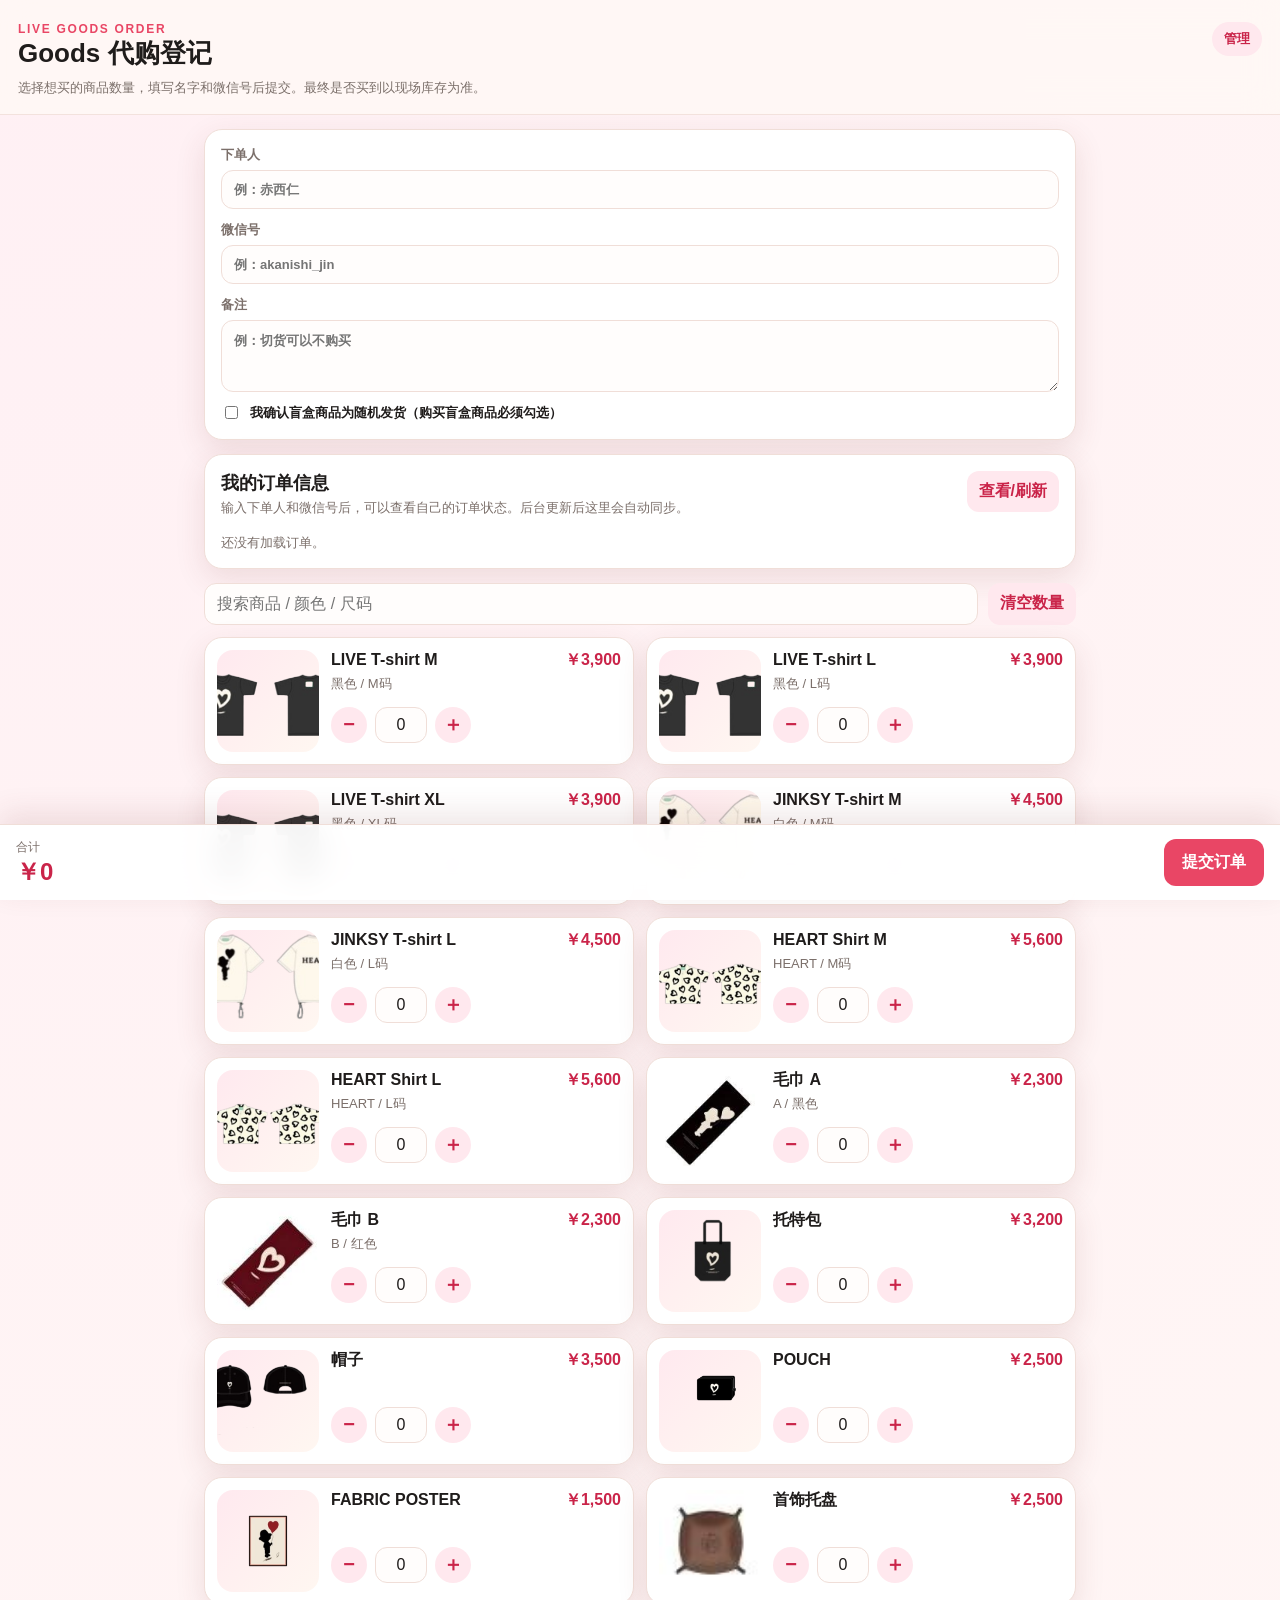
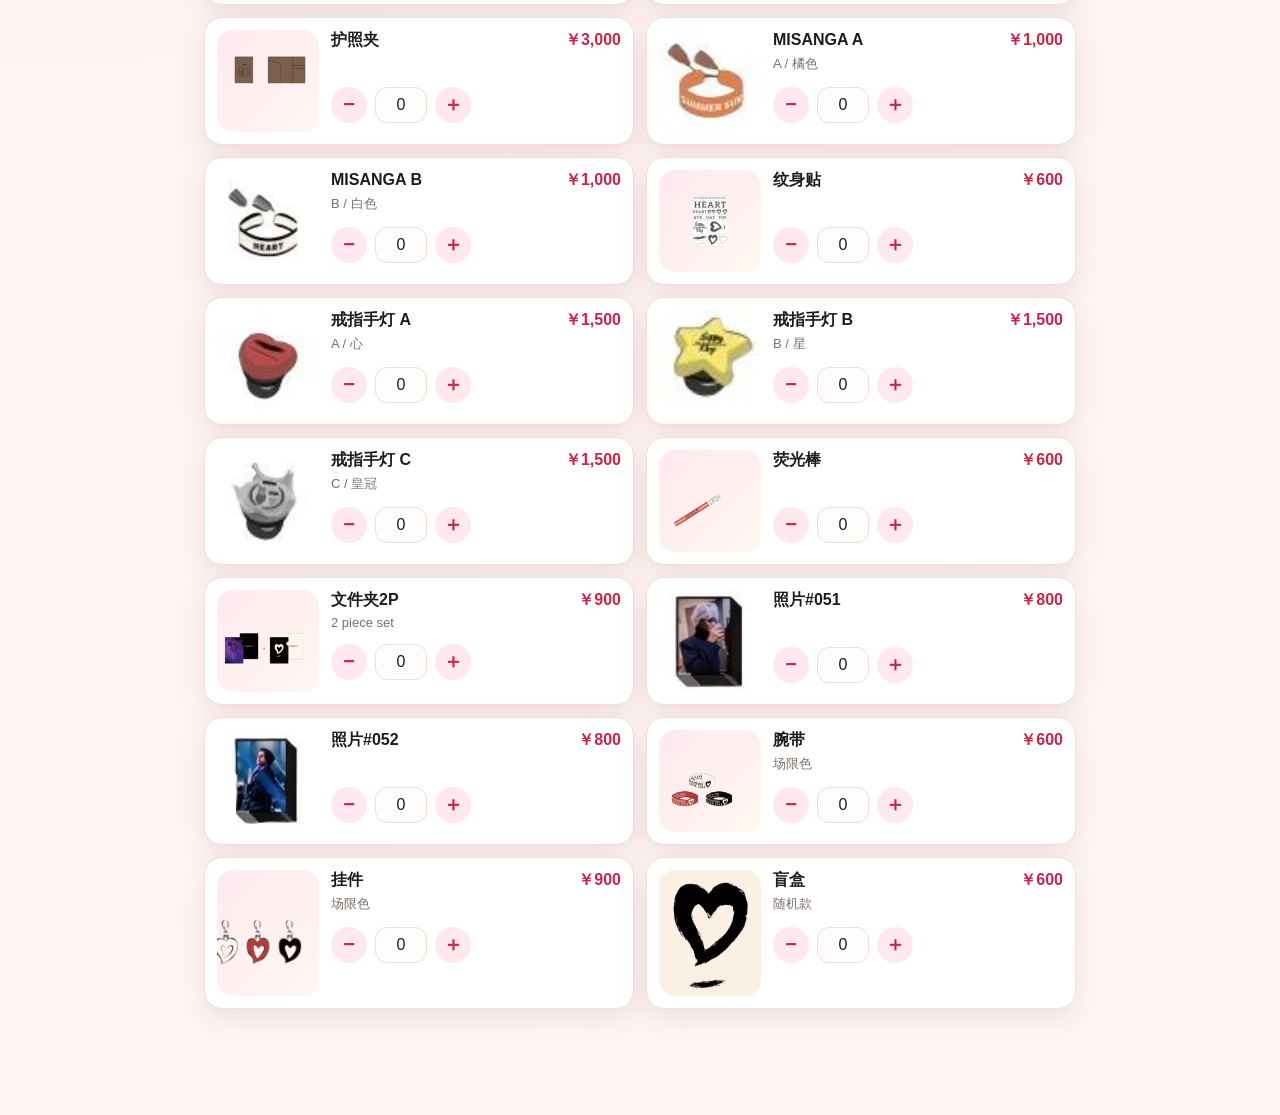
<file: index.html>
<!doctype html>
<html lang="zh-CN">
<head>
  <meta charset="utf-8" />
  <meta name="viewport" content="width=device-width, initial-scale=1" />
  <title>LIVE GOODS 代购登记</title>
  <link rel="stylesheet" href="style.css" />
</head>
<body>
  <header class="hero">
    <div>
      <p class="eyebrow">LIVE GOODS ORDER</p>
      <h1>Goods 代购登记</h1>
      <p class="hint">选择想买的商品数量，填写名字和微信号后提交。最终是否买到以现场库存为准。</p>
    </div>
    <a class="admin-link" href="admin.html">管理</a>
  </header>

  <main>
    <section class="customer-card">
      <label>
        下单人
        <input id="customerName" placeholder="例：赤西仁" autocomplete="name" />
      </label>
      <label>
        微信号
        <input id="contact" placeholder="例：akanishi_jin" autocomplete="off" />
      </label>
      <label>
        备注
        <textarea id="memo" placeholder="例：切货可以不购买"></textarea>
      </label>
      <label class="checkbox-row">
        <input id="randomBoxConsent" type="checkbox" />
        <span>我确认盲盒商品为随机发货（购买盲盒商品必须勾选）</span>
      </label>
    </section>

    <section class="order-status-card">
      <div class="order-status-head">
        <div>
          <h2>我的订单信息</h2>
          <p>输入下单人和微信号后，可以查看自己的订单状态。后台更新后这里会自动同步。</p>
        </div>
        <button id="loadMyOrdersBtn" type="button">查看/刷新</button>
      </div>
      <div id="myOrders" class="my-orders">
        <p class="empty compact">还没有加载订单。</p>
      </div>
    </section>

    <section class="toolbar">
      <input id="search" placeholder="搜索商品 / 颜色 / 尺码" />
      <button id="clearBtn" type="button">清空数量</button>
    </section>

    <section id="products" class="product-grid"></section>
  </main>

  <footer class="checkout-bar">
    <div>
      <span class="small">合计</span>
      <strong id="total">¥0</strong>
    </div>
    <button id="submitBtn" type="button">提交订单</button>
  </footer>

  <div id="toast" class="toast" hidden></div>

  <script src="products.js"></script>
  <script src="app.js"></script>
</body>
</html>
</file>
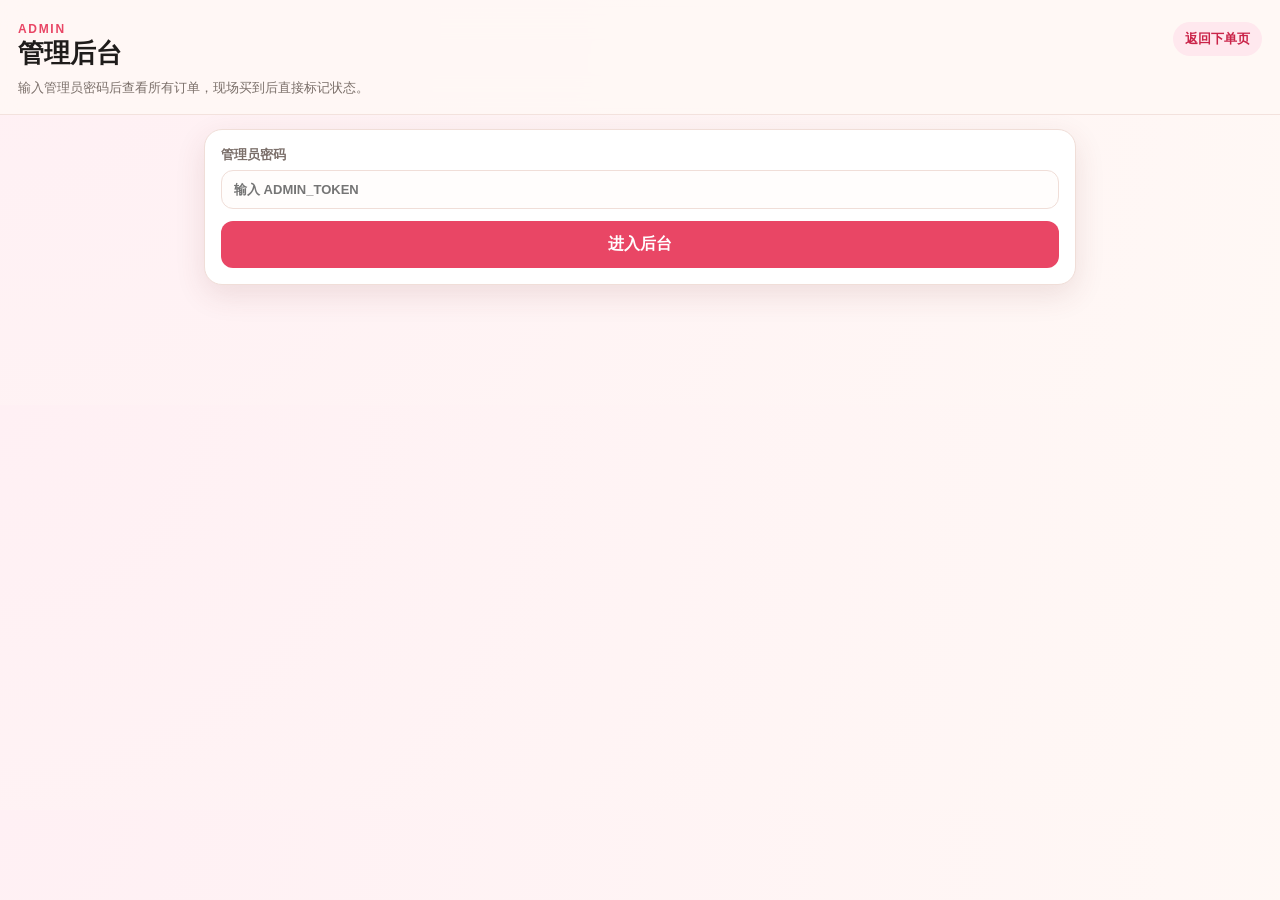
<file: admin.html>
<!doctype html>
<html lang="zh-CN">
<head>
  <meta charset="utf-8" />
  <meta name="viewport" content="width=device-width, initial-scale=1" />
  <title>Goods 管理后台</title>
  <link rel="stylesheet" href="style.css" />
</head>
<body>
  <header class="hero">
    <div>
      <p class="eyebrow">ADMIN</p>
      <h1>管理后台</h1>
      <p class="hint">输入管理员密码后查看所有订单，现场买到后直接标记状态。</p>
    </div>
    <a class="admin-link" href="index.html">返回下单页</a>
  </header>

  <main>
    <section id="loginBox" class="customer-card">
      <label>
        管理员密码
        <input id="adminToken" type="password" placeholder="输入 ADMIN_TOKEN" />
      </label>
      <button id="loginBtn" type="button" class="primary-wide">进入后台</button>
    </section>

    <section id="adminPanel" hidden>
      <div class="toolbar">
        <input id="adminSearch" placeholder="搜索下单人 / 商品 / 联系方式" />
        <button id="refreshBtn" type="button">刷新</button>
      </div>
      <div id="orders"></div>
    </section>
  </main>

  <div id="toast" class="toast" hidden></div>

  <script src="admin.js"></script>
</body>
</html>
</file>
<file: style.css>
:root {
  --bg: #fff8f5;
  --card: #ffffff;
  --text: #1f1c1b;
  --muted: #7b6f6a;
  --line: #f0ded8;
  --accent: #e94665;
  --accent-dark: #ca2449;
  --soft: #ffe8ee;
  --shadow: 0 10px 30px rgba(119, 52, 48, 0.12);
}

* {
  box-sizing: border-box;
}

body {
  margin: 0;
  padding-bottom: 92px;
  font-family: -apple-system, BlinkMacSystemFont, "Segoe UI", "Noto Sans SC", "PingFang SC", "Microsoft YaHei", sans-serif;
  background: radial-gradient(circle at top left, #fff0f4, var(--bg));
  color: var(--text);
}

.hero {
  position: sticky;
  top: 0;
  z-index: 10;
  display: flex;
  justify-content: space-between;
  gap: 16px;
  padding: 22px 18px 16px;
  background: rgba(255, 248, 245, 0.92);
  backdrop-filter: blur(16px);
  border-bottom: 1px solid rgba(240, 222, 216, 0.8);
}

h1, h2, p {
  margin: 0;
}

h1 {
  font-size: 26px;
}

.eyebrow {
  color: var(--accent);
  font-size: 12px;
  font-weight: 800;
  letter-spacing: 0.14em;
}

.hint {
  margin-top: 8px;
  color: var(--muted);
  font-size: 13px;
  line-height: 1.45;
}

.admin-link {
  flex: 0 0 auto;
  align-self: flex-start;
  padding: 8px 12px;
  border-radius: 999px;
  background: var(--soft);
  color: var(--accent-dark);
  font-weight: 700;
  font-size: 13px;
  text-decoration: none;
}

main {
  max-width: 900px;
  margin: 0 auto;
  padding: 14px;
}

.customer-card,
.product-card,
.order-card {
  background: var(--card);
  border: 1px solid var(--line);
  border-radius: 18px;
  box-shadow: var(--shadow);
}

.customer-card {
  display: grid;
  gap: 12px;
  padding: 16px;
  margin-bottom: 14px;
}

label {
  display: grid;
  gap: 6px;
  color: var(--muted);
  font-size: 13px;
  font-weight: 700;
}

input, textarea {
  width: 100%;
  border: 1px solid var(--line);
  border-radius: 12px;
  padding: 11px 12px;
  font: inherit;
  background: #fffdfc;
  color: var(--text);
}

textarea {
  min-height: 72px;
  resize: vertical;
}

.toolbar {
  display: flex;
  gap: 10px;
  margin: 12px 0;
}

.toolbar input {
  flex: 1;
}

button {
  border: 0;
  border-radius: 12px;
  padding: 10px 12px;
  font: inherit;
  font-weight: 800;
  background: var(--soft);
  color: var(--accent-dark);
  cursor: pointer;
}

button:disabled {
  opacity: 0.55;
  cursor: not-allowed;
}

.product-grid {
  display: grid;
  gap: 12px;
}

.product-card {
  display: grid;
  grid-template-columns: 102px 1fr;
  gap: 12px;
  padding: 12px;
}

.product-image-wrap {
  width: 102px;
  min-height: 102px;
  border-radius: 16px;
  background: linear-gradient(135deg, #ffe9ef, #fff7f1);
  overflow: hidden;
}

.product-image-wrap.no-image::after {
  content: "商品图";
  display: grid;
  place-items: center;
  width: 100%;
  height: 102px;
  color: var(--muted);
  font-size: 12px;
}

.product-image {
  width: 100%;
  height: 100%;
  min-height: 102px;
  object-fit: cover;
  display: block;
}

.product-info {
  min-width: 0;
}

.product-title-row {
  display: flex;
  justify-content: space-between;
  gap: 8px;
}

.product-title-row h2 {
  font-size: 16px;
  line-height: 1.25;
}

.product-title-row strong {
  color: var(--accent-dark);
  white-space: nowrap;
}

.product-info p,
.admin-item p,
.order-head p {
  margin-top: 4px;
  color: var(--muted);
  font-size: 13px;
}

.qty-row {
  display: flex;
  align-items: center;
  gap: 8px;
  margin-top: 14px;
}

.qty-btn {
  width: 36px;
  height: 36px;
  padding: 0;
  border-radius: 999px;
  font-size: 20px;
}

.qty-input {
  width: 52px;
  text-align: center;
  padding: 8px 6px;
}

.line-total {
  margin-left: auto;
  color: var(--accent-dark);
  font-weight: 900;
}

.checkout-bar {
  position: fixed;
  left: 0;
  right: 0;
  bottom: 0;
  z-index: 20;
  display: flex;
  justify-content: space-between;
  align-items: center;
  gap: 12px;
  padding: 12px 16px calc(12px + env(safe-area-inset-bottom));
  background: rgba(255, 255, 255, 0.94);
  backdrop-filter: blur(16px);
  border-top: 1px solid var(--line);
  box-shadow: 0 -10px 30px rgba(119, 52, 48, 0.12);
}

.small {
  color: var(--muted);
  font-size: 12px;
}

#total {
  display: block;
  color: var(--accent-dark);
  font-size: 24px;
}

#submitBtn,
.primary-wide {
  background: var(--accent);
  color: white;
  padding: 13px 18px;
}

.primary-wide {
  width: 100%;
}

.toast {
  position: fixed;
  left: 16px;
  right: 16px;
  bottom: 92px;
  z-index: 30;
  padding: 13px 14px;
  border-radius: 14px;
  background: #1f1c1b;
  color: white;
  text-align: center;
  box-shadow: var(--shadow);
}

.order-card {
  padding: 14px;
  margin-bottom: 12px;
}

.order-head {
  display: flex;
  justify-content: space-between;
  gap: 10px;
  border-bottom: 1px solid var(--line);
  padding-bottom: 12px;
}

.order-head h2 {
  font-size: 18px;
}

.order-head strong {
  color: var(--accent-dark);
  font-size: 20px;
  white-space: nowrap;
}

.admin-item {
  display: grid;
  grid-template-columns: 1fr auto;
  gap: 10px;
  padding: 12px 0;
  border-bottom: 1px dashed var(--line);
}

.admin-item:last-child {
  border-bottom: 0;
}

.status-actions {
  display: grid;
  gap: 6px;
  justify-items: end;
}

.status {
  display: inline-block;
  padding: 4px 8px;
  border-radius: 999px;
  font-size: 12px;
  font-weight: 900;
}

.status-pending {
  background: #fff4d4;
  color: #865b00;
}

.status-done {
  background: #dff8e6;
  color: #137337;
}

.status-missing {
  background: #ffe0e0;
  color: #b00020;
}

.empty {
  margin-top: 24px;
  color: var(--muted);
  text-align: center;
}

@media (min-width: 720px) {
  .product-grid {
    grid-template-columns: repeat(2, minmax(0, 1fr));
  }
}
/* Admin grouped order view */
.person-group {
  margin-bottom: 14px;
  background: var(--card);
  border: 1px solid var(--line);
  border-radius: 18px;
  box-shadow: var(--shadow);
  overflow: hidden;
}

.person-summary {
  display: flex;
  justify-content: space-between;
  gap: 12px;
  align-items: center;
  padding: 16px;
  cursor: pointer;
  list-style: none;
}

.person-summary::-webkit-details-marker {
  display: none;
}

.person-summary h2 {
  font-size: 20px;
}

.person-summary p {
  margin-top: 4px;
  color: var(--muted);
  font-size: 13px;
}

.person-summary strong {
  color: var(--accent-dark);
  font-size: 20px;
  white-space: nowrap;
}

.person-orders {
  padding: 0 12px 12px;
}

.person-orders .order-card {
  box-shadow: none;
  margin-bottom: 10px;
}

.order-head h3 {
  margin: 0;
  font-size: 16px;
}

.order-head-actions {
  display: grid;
  gap: 8px;
  justify-items: end;
}

.danger-btn {
  background: #ffe0e0;
  color: #b00020;
}

.admin-item-main {
  display: flex;
  gap: 10px;
  min-width: 0;
}

.admin-product-image-wrap {
  width: 58px;
  height: 58px;
  flex: 0 0 58px;
  border-radius: 12px;
  background: linear-gradient(135deg, #ffe9ef, #fff7f1);
  overflow: hidden;
}

.admin-product-image-wrap.no-image,
.admin-product-image-placeholder {
  display: grid;
  place-items: center;
  color: var(--muted);
  font-size: 12px;
}

.admin-product-image {
  width: 100%;
  height: 100%;
  object-fit: cover;
}

@media (max-width: 560px) {
  .admin-item {
    grid-template-columns: 1fr;
  }

  .status-actions {
    grid-template-columns: repeat(4, max-content);
    justify-content: start;
    justify-items: start;
  }

  .order-head {
    display: grid;
  }

  .order-head-actions {
    justify-items: start;
  }
}
/* Buyer order status v4 */
.checkbox-row {
  display: flex;
  grid-template-columns: none;
  align-items: flex-start;
  gap: 9px;
  color: var(--text);
  font-size: 13px;
  line-height: 1.45;
}

.checkbox-row input {
  width: auto;
  margin-top: 2px;
  flex: 0 0 auto;
}

.order-status-card {
  background: var(--card);
  border: 1px solid var(--line);
  border-radius: 18px;
  box-shadow: var(--shadow);
  padding: 16px;
  margin-bottom: 14px;
}

.order-status-head {
  display: flex;
  justify-content: space-between;
  gap: 12px;
  align-items: flex-start;
}

.order-status-head h2 {
  font-size: 18px;
}

.order-status-head p {
  margin-top: 4px;
  color: var(--muted);
  font-size: 13px;
  line-height: 1.45;
}

.my-orders {
  margin-top: 12px;
  display: grid;
  gap: 10px;
}

.empty.compact {
  margin: 4px 0 0;
  text-align: left;
  color: var(--muted);
  font-size: 13px;
}

.my-order-card {
  border: 1px solid var(--line);
  border-radius: 14px;
  padding: 12px;
  background: #fffdfc;
}

.my-order-head {
  display: flex;
  justify-content: space-between;
  gap: 12px;
  border-bottom: 1px dashed var(--line);
  padding-bottom: 10px;
}

.my-order-head h3 {
  margin: 0;
  font-size: 15px;
}

.my-order-head p,
.my-order-memo {
  margin-top: 4px;
  color: var(--muted);
  font-size: 12px;
}

.my-order-money {
  display: grid;
  gap: 2px;
  justify-items: end;
  color: var(--muted);
  font-size: 12px;
}

.my-order-money strong {
  color: var(--accent-dark);
  font-size: 16px;
}

.my-order-items {
  display: grid;
  gap: 8px;
  margin-top: 10px;
}

.my-order-item {
  display: grid;
  grid-template-columns: 44px 1fr auto;
  gap: 9px;
  align-items: center;
}

.my-order-image-wrap {
  width: 44px;
  height: 44px;
  border-radius: 10px;
  background: linear-gradient(135deg, #ffe9ef, #fff7f1);
  overflow: hidden;
  display: grid;
  place-items: center;
  color: var(--muted);
  font-size: 12px;
}

.my-order-image-wrap img {
  width: 100%;
  height: 100%;
  object-fit: cover;
}

.my-order-item strong {
  font-size: 13px;
}

.my-order-item p {
  margin-top: 2px;
  color: var(--muted);
  font-size: 12px;
}

@media (max-width: 560px) {
  .order-status-head {
    display: grid;
  }

  .my-order-head {
    display: grid;
  }

  .my-order-money {
    justify-items: start;
  }
}
/* Admin summary + purchase view v5 */
.admin-summary {
  display: grid;
  grid-template-columns: repeat(2, minmax(0, 1fr));
  gap: 10px;
  margin: 12px 0;
}

.summary-card {
  background: var(--card);
  border: 1px solid var(--line);
  border-radius: 16px;
  box-shadow: var(--shadow);
  padding: 13px;
}

.summary-card span {
  color: var(--muted);
  font-size: 12px;
  font-weight: 700;
}

.summary-card strong {
  display: block;
  margin-top: 4px;
  color: var(--accent-dark);
  font-size: 20px;
}

.small-summary strong {
  font-size: 18px;
}

.admin-view-switch {
  display: grid;
  grid-template-columns: 1fr 1fr;
  gap: 10px;
  margin: 12px 0;
}

.admin-view-switch button {
  background: var(--soft);
  color: var(--accent-dark);
}

.admin-view-switch button.active {
  background: var(--accent);
  color: #fff;
}

.purchase-help {
  background: var(--card);
  border: 1px solid var(--line);
  border-radius: 18px;
  box-shadow: var(--shadow);
  padding: 14px;
  margin: 12px 0;
}

.purchase-help h2 {
  font-size: 18px;
}

.purchase-help p {
  margin-top: 6px;
  color: var(--muted);
  font-size: 13px;
  line-height: 1.45;
}

.purchase-group {
  margin-bottom: 12px;
  background: var(--card);
  border: 1px solid var(--line);
  border-radius: 18px;
  box-shadow: var(--shadow);
  overflow: hidden;
}

.purchase-summary {
  display: grid;
  grid-template-columns: 1fr auto;
  gap: 12px;
  align-items: center;
  padding: 14px;
  cursor: pointer;
  list-style: none;
}

.purchase-summary::-webkit-details-marker {
  display: none;
}

.purchase-product-main {
  display: flex;
  gap: 12px;
  min-width: 0;
}

.purchase-product-image-wrap {
  width: 64px;
  height: 64px;
  flex: 0 0 64px;
  border-radius: 14px;
  background: linear-gradient(135deg, #ffe9ef, #fff7f1);
  overflow: hidden;
}

.purchase-product-image-wrap.no-image,
.purchase-product-image-placeholder {
  display: grid;
  place-items: center;
  color: var(--muted);
  font-size: 12px;
}

.purchase-product-image {
  width: 100%;
  height: 100%;
  object-fit: cover;
}

.purchase-product-main h2 {
  font-size: 16px;
}

.purchase-product-main p {
  margin-top: 3px;
  color: var(--muted);
  font-size: 12px;
}

.purchase-qty-box {
  display: grid;
  gap: 4px;
  justify-items: end;
  color: var(--muted);
  font-size: 12px;
}

.purchase-qty-box strong {
  color: var(--accent-dark);
  font-size: 22px;
}

.purchase-actions {
  display: flex;
  flex-wrap: wrap;
  gap: 8px;
  padding: 0 14px 12px;
  border-bottom: 1px dashed var(--line);
}

.purchase-buyers {
  display: grid;
}

.purchase-buyer-row {
  display: grid;
  grid-template-columns: 1fr auto;
  gap: 10px;
  padding: 12px 14px;
  border-bottom: 1px dashed var(--line);
}

.purchase-buyer-row:last-child {
  border-bottom: 0;
}

.purchase-buyer-row p {
  margin-top: 3px;
  color: var(--muted);
  font-size: 12px;
}

.purchase-buyer-actions {
  display: flex;
  flex-wrap: wrap;
  justify-content: flex-end;
  gap: 6px;
}

@media (min-width: 720px) {
  .admin-summary {
    grid-template-columns: repeat(4, minmax(0, 1fr));
  }
}

@media (max-width: 560px) {
  .purchase-summary,
  .purchase-buyer-row {
    grid-template-columns: 1fr;
  }

  .purchase-qty-box,
  .purchase-buyer-actions {
    justify-items: start;
    justify-content: flex-start;
  }
}
</file>
